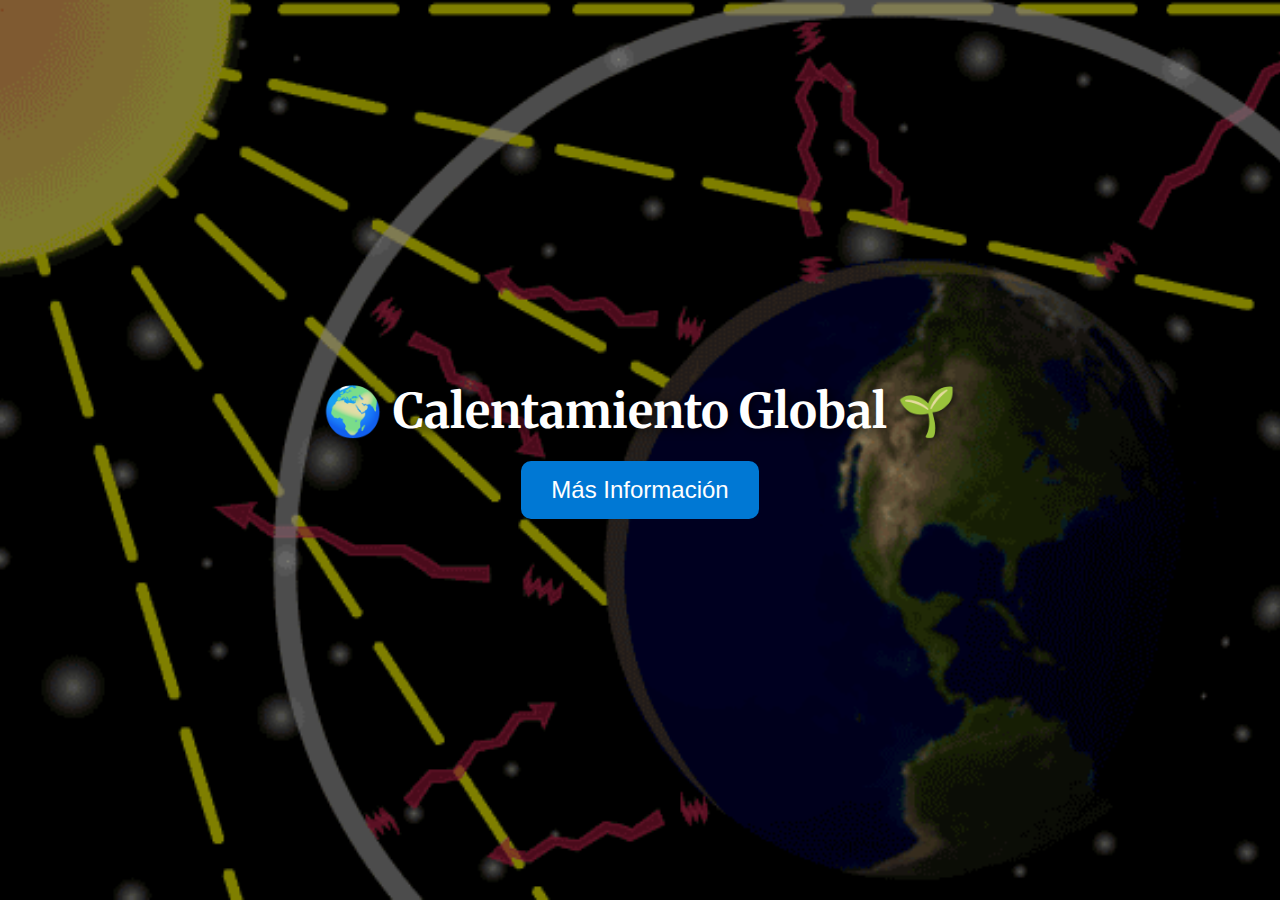
<file: index.html>
<!DOCTYPE html>
<html lang="es">
<head>
    <meta charset="UTF-8">
    <meta name="viewport" content="width=device-width, initial-scale=1.0">
    <title>Calentamiento Global</title>
    <style>
        @import url('https://fonts.googleapis.com/css2?family=Merriweather:wght@300;400;700&display=swap');

        /* Estilos generales */
        * {
            margin: 0;
            padding: 0;
            box-sizing: border-box;
        }

        html, body {
            font-family: 'Merriweather', serif;
            height: 100%;
            overflow: hidden;
            color: #fff;
            text-align: center;
        }

        /* Página de inicio */
        .home {
            position: relative;
            width: 100vw;
            height: 100vh;
            display: flex;
            flex-direction: column;
            justify-content: center;
            align-items: center;
            text-shadow: 2px 2px 10px rgba(0, 0, 0, 0.7);
            background: url('cyxkEVqiiLyAJMrzqHfWLT7YbdgoprDQGwdeDRwrape1Z5sMErEi7ohtGKdQanLEh9myAHQc8W4X8Gqetx8fLRV2YxC6gRsdc5nb71jBTJfSamW45KAVQn6Lpujj2Lruyhf.gif') no-repeat center center/cover;
        }

        /* Overlay para mejorar contraste */
        .home::before {
            content: "";
            position: absolute;
            top: 0;
            left: 0;
            width: 100%;
            height: 100%;
            background: rgba(0, 0, 0, 0.5);
            z-index: 0;
        }

        .home h1, .home button {
            position: relative;
            z-index: 1;
        }

        .home h1 {
            font-size: 3rem;
            margin-bottom: 20px;
        }

        .home button {
            background-color: #0078d4;
            color: white;
            padding: 15px 30px;
            font-size: 1.5rem;
            border: none;
            border-radius: 10px;
            cursor: pointer;
            transition: 0.3s;
        }

        .home button:hover {
            background-color: #005a9e;
        }
    </style>
</head>
<body>
    <div class="home">
        <h1>🌍 Calentamiento Global 🌱</h1>
        <button onclick="location.href='./index2.html'">Más Información</button>
    </div>
</body>
</html>
</file>
